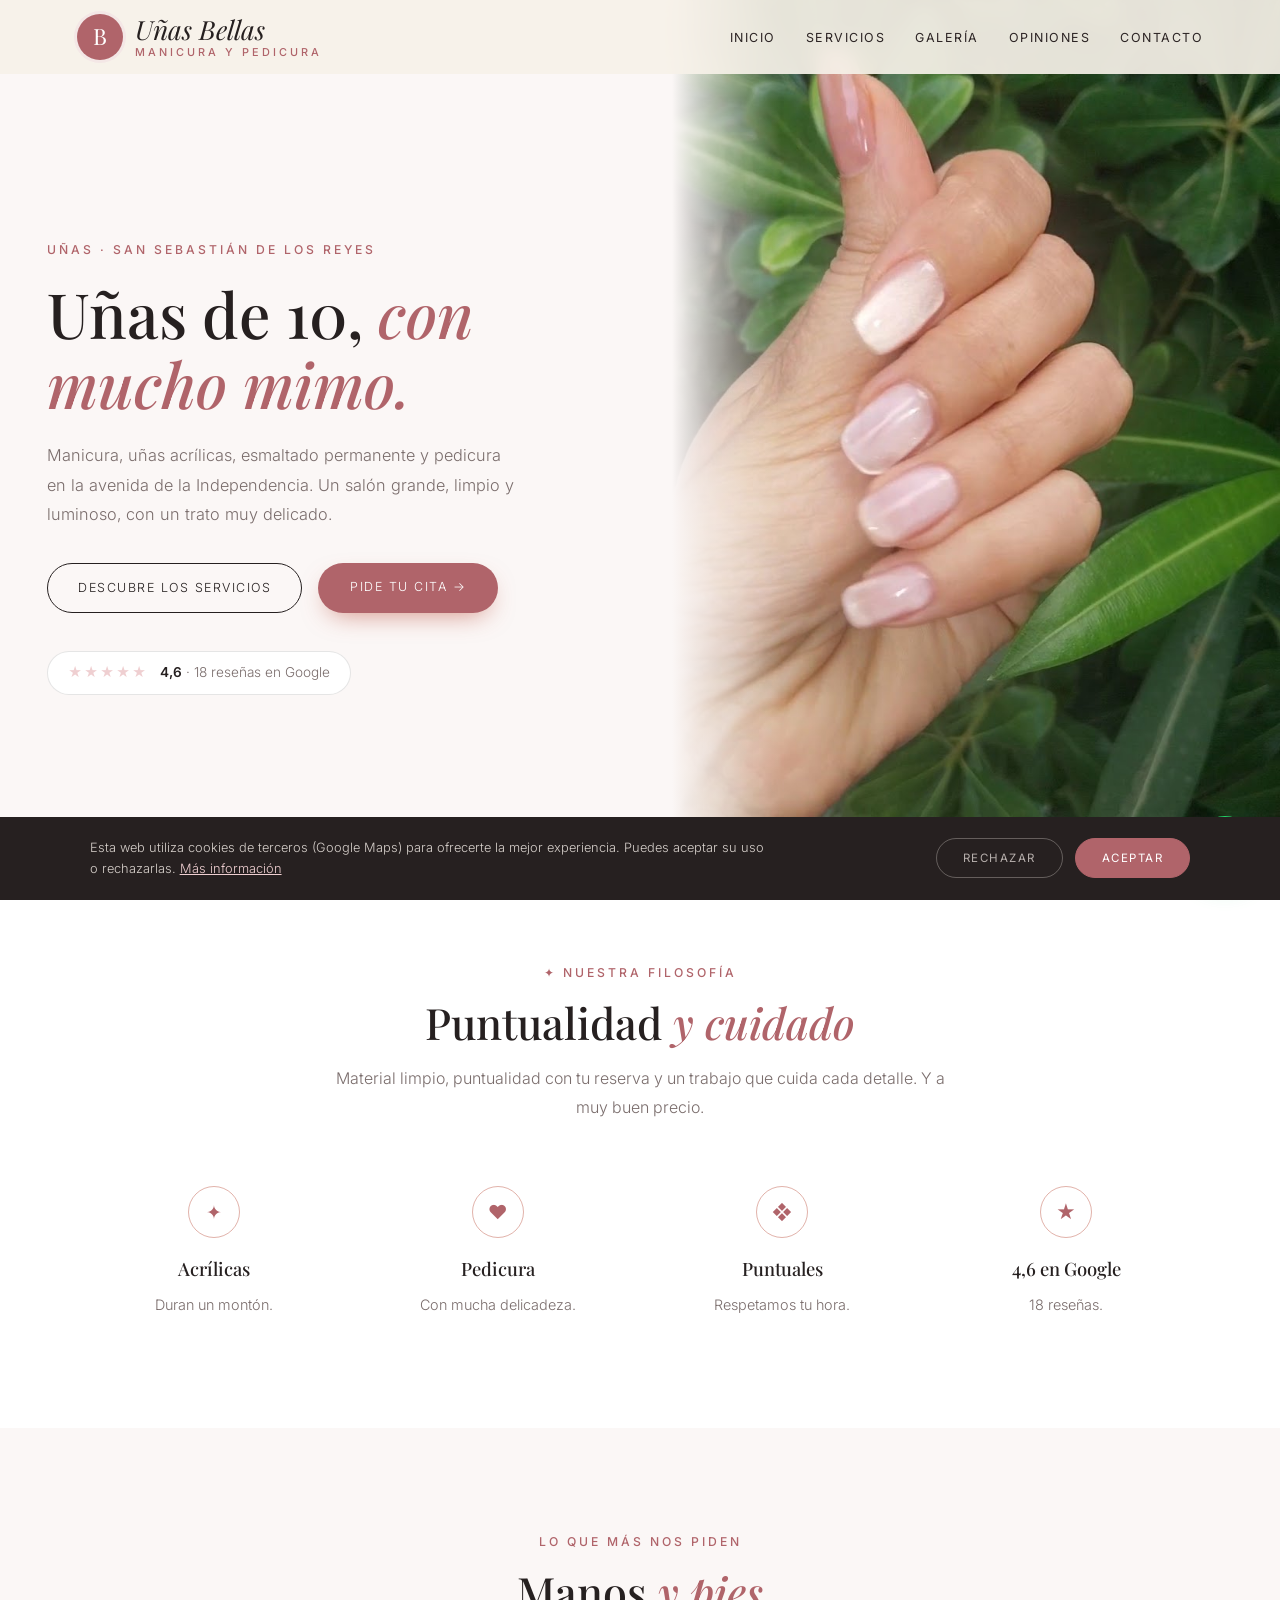
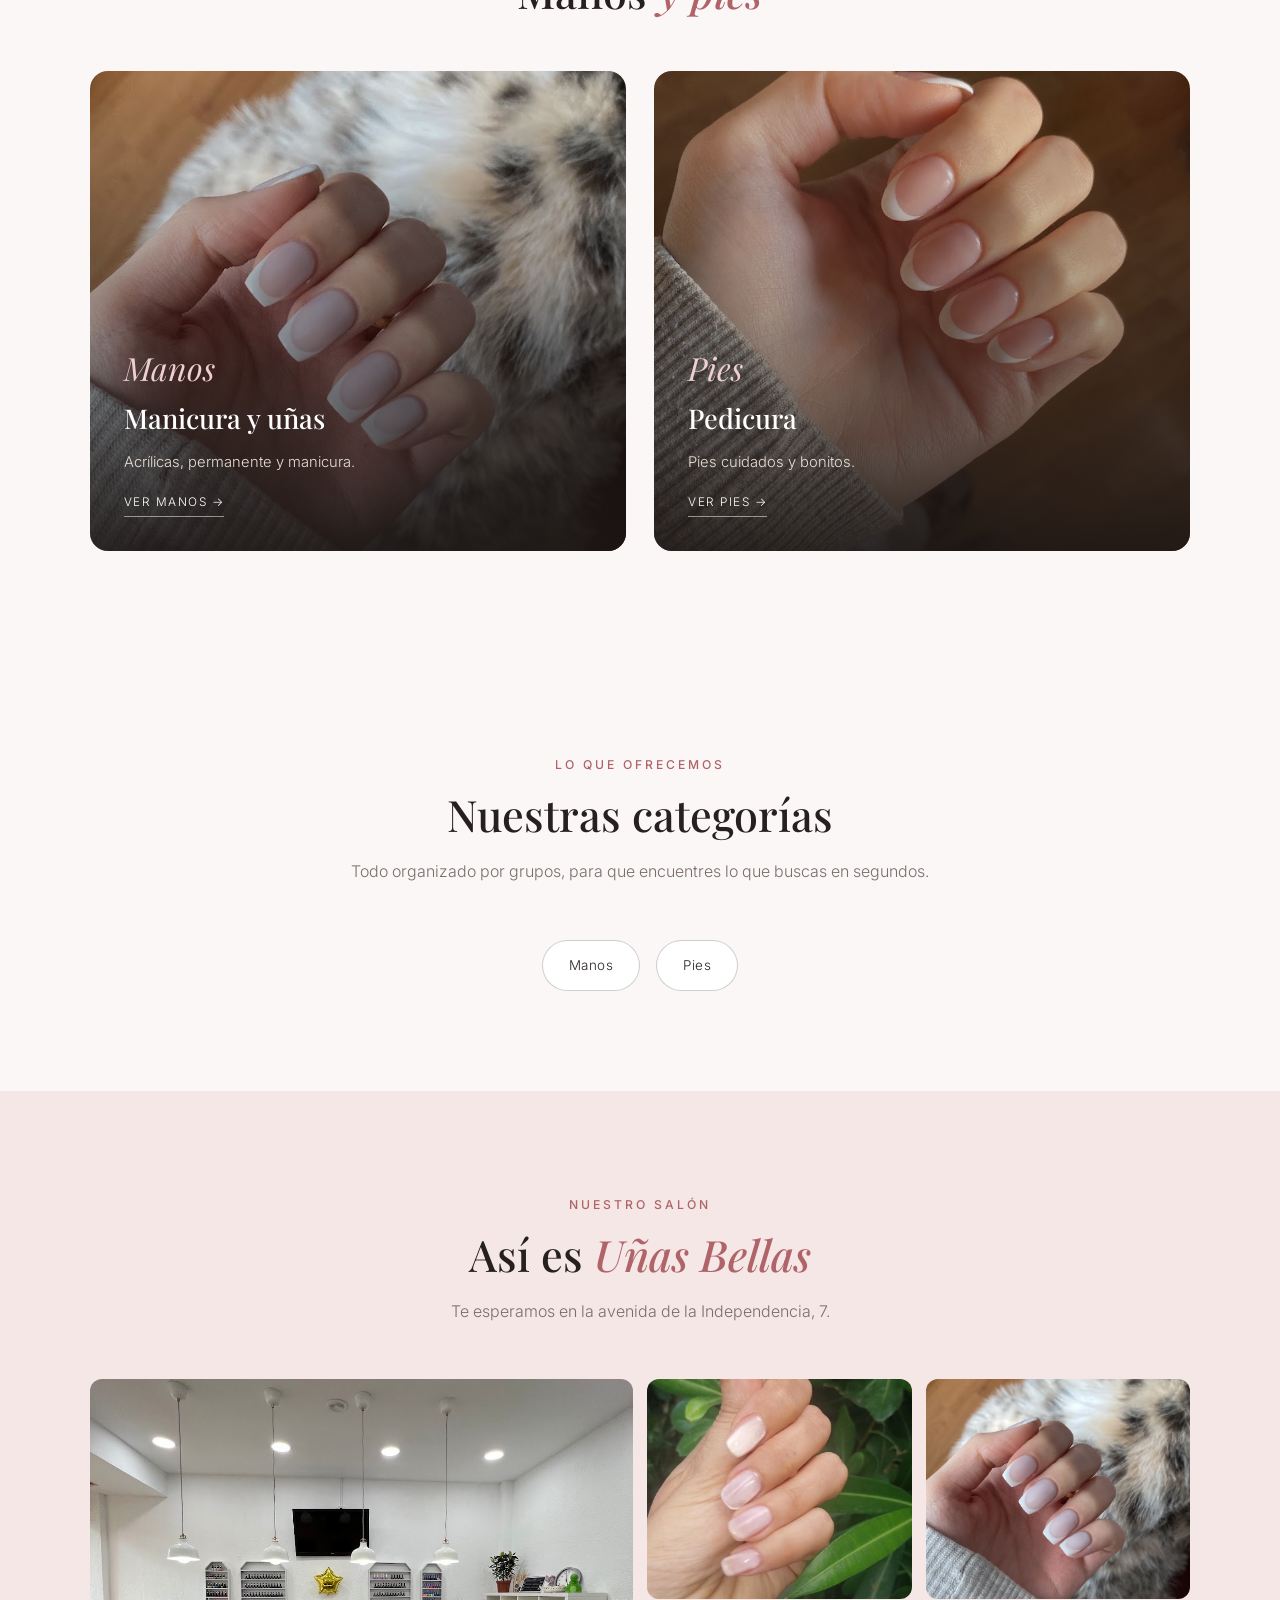
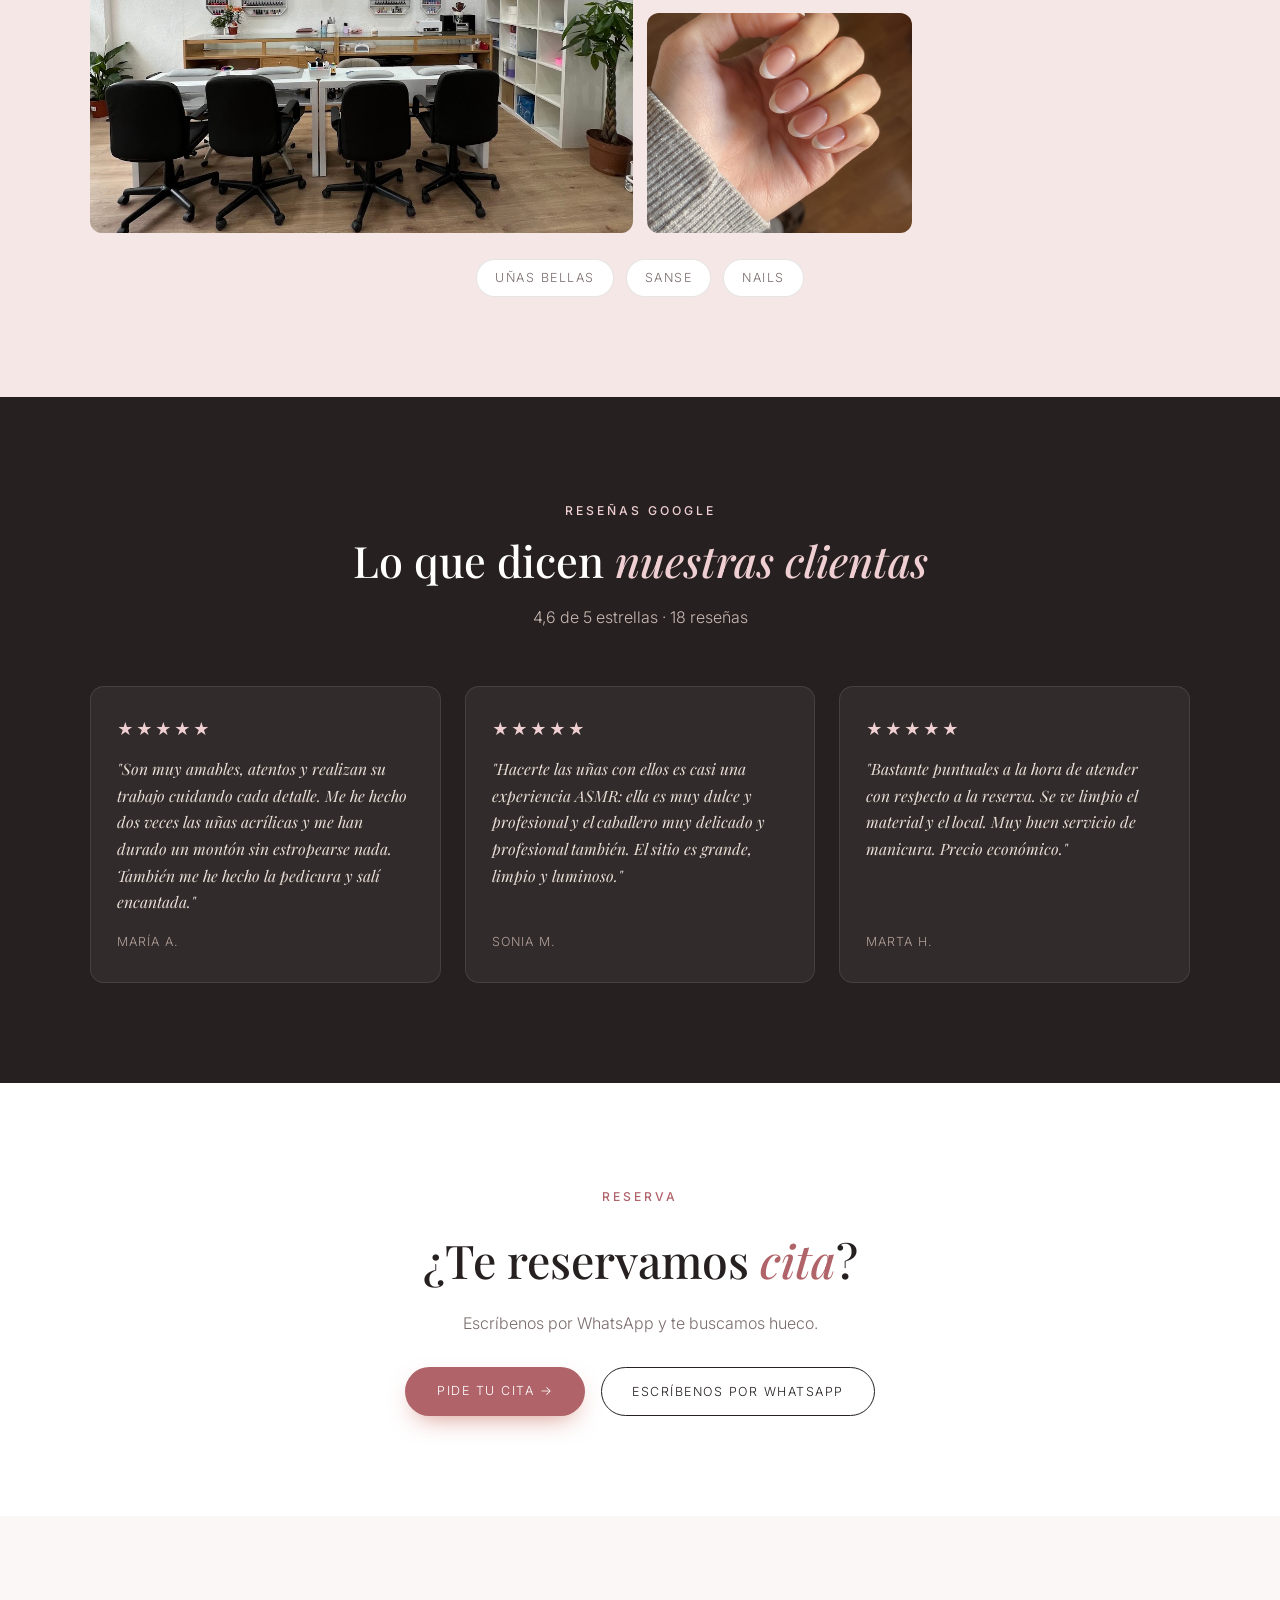
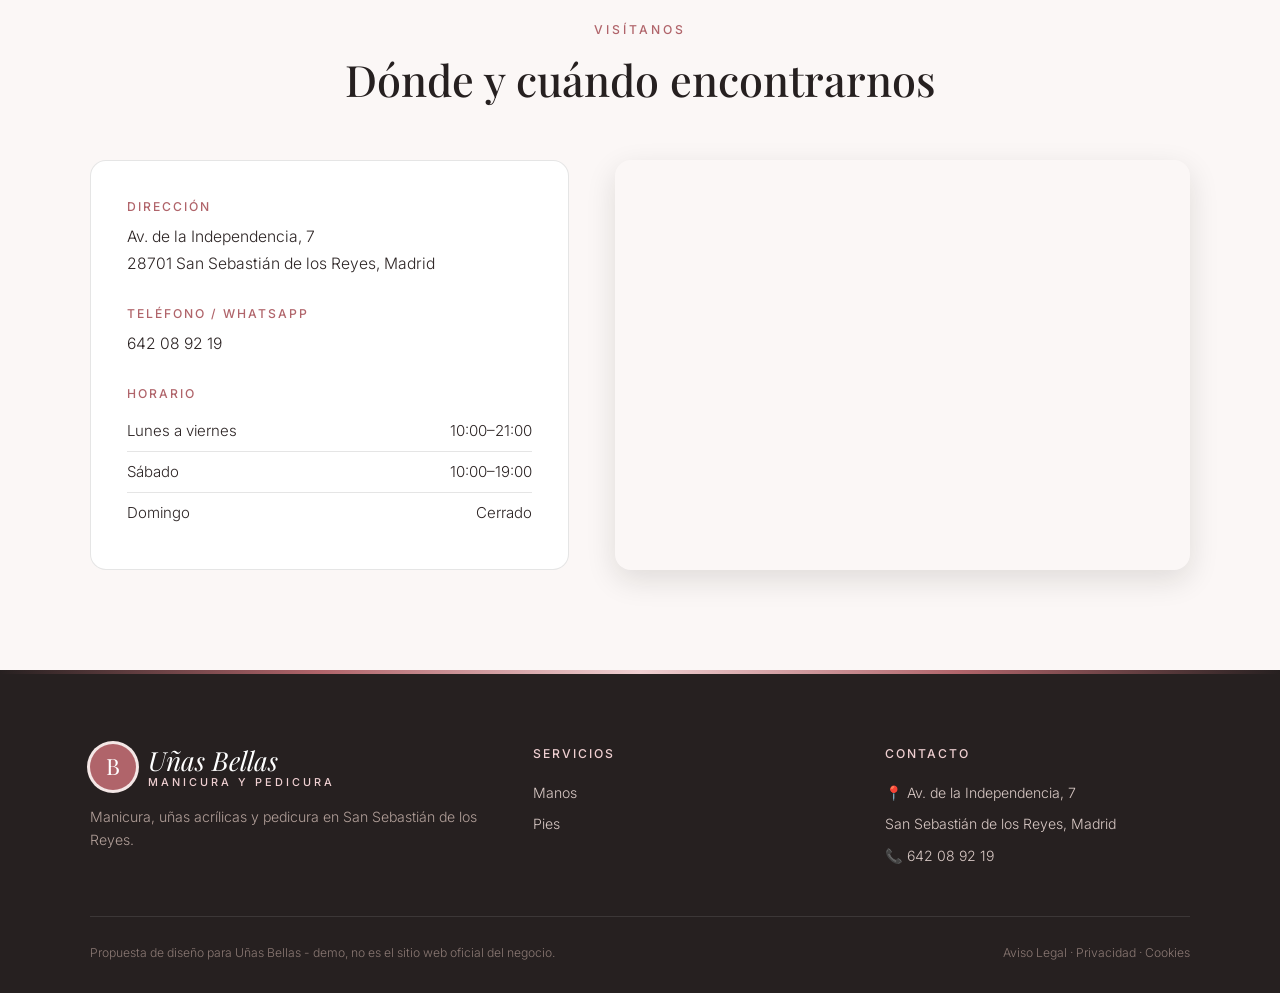
<file: index.html>
<!DOCTYPE html>
<html lang="es">
<head>
<meta charset="UTF-8">
<meta name="viewport" content="width=device-width, initial-scale=1.0">
<title>Uñas Bellas — Manicura, uñas acrílicas y pedicura en San Sebastián de los Reyes</title>
<meta name="description" content="Uñas Bellas, en Av. de la Independencia 7, San Sebastián de los Reyes. Manicura, uñas acrílicas, esmaltado permanente y pedicura. 4,6★ en Google.">
<meta name="theme-color" content="#262020">
<meta property="og:title" content="Uñas Bellas · San Sebastián de los Reyes">
<meta property="og:image" content="maps_03.jpg">

<link rel="preconnect" href="https://fonts.googleapis.com"><link rel="preconnect" href="https://fonts.gstatic.com" crossorigin><link href="https://fonts.googleapis.com/css2?family=Playfair+Display:wght@600&family=Inter:wght@300;400;500;600&display=swap" rel="stylesheet">
<link rel="stylesheet" href="styles.css">
</head>
<body>

<header id="header">
  <a href="index.html" class="logo" aria-label="Uñas Bellas, inicio"><span class="logo-mark">B</span><span class="logo-text"><span class="script">Uñas Bellas</span><small>manicura y pedicura</small></span></a>
  <nav id="nav" aria-label="Navegación principal"><ul><li><a href="index.html#inicio">Inicio</a></li><li><a href="servicios.html">Servicios</a></li><li><a href="index.html#galeria">Galería</a></li><li><a href="index.html#opiniones">Opiniones</a></li><li><a href="index.html#contacto">Contacto</a></li></ul></nav><button class="nav-toggle" id="navToggle" aria-label="Abrir menú">☰</button>
</header>

<section class="hero" id="inicio">
  <div class="hero-text">
    <span class="eyebrow">Uñas · San Sebastián de los Reyes</span>
    <h1>Uñas de 10, <em>con mucho mimo.</em></h1>
    <p>Manicura, uñas acrílicas, esmaltado permanente y pedicura en la avenida de la Independencia. Un salón grande, limpio y luminoso, con un trato muy delicado.</p>
    <div class="hero-ctas">
      <a href="servicios.html" class="btn-outline">Descubre los servicios</a>
      <a href="https://wa.me/34642089219?text=Hola%2C%20quiero%20pedir%20cita%20en%20U%C3%B1as%20Bellas" class="btn-solid" target="_blank" rel="noopener">Pide tu cita →</a>
    </div>
    <a class="hero-rating" href="https://www.google.com/maps/search/?api=1&query=U%C3%B1as+bellas,+Av.+de+la+Independencia+7,+San+Sebasti%C3%A1n+de+los+Reyes" target="_blank" rel="noopener"><span class="stars">★★★★★</span><span><strong>4,6</strong> · 18 reseñas en Google</span></a>
  </div>
  <div class="hero-img"><img src="maps_03.jpg" alt="Manicura en Uñas Bellas" style="object-position:center 50%;"></div>
</section>

<section class="trust">
  <div class="section-head">
    <span class="eyebrow">✦ Nuestra filosofía</span>
    <h2>Puntualidad <em>y cuidado</em></h2>
    <p>Material limpio, puntualidad con tu reserva y un trabajo que cuida cada detalle. Y a muy buen precio.</p>
  </div>
  <div class="trust-grid">
    <div class="trust-card"><span class="trust-ic">✦</span><h3>Acrílicas</h3><p>Duran un montón.</p></div>
    <div class="trust-card"><span class="trust-ic">♥</span><h3>Pedicura</h3><p>Con mucha delicadeza.</p></div>
    <div class="trust-card"><span class="trust-ic">❖</span><h3>Puntuales</h3><p>Respetamos tu hora.</p></div>
    <div class="trust-card"><span class="trust-ic">★</span><h3>4,6 en Google</h3><p>18 reseñas.</p></div>
  </div>
</section>

<section class="worlds">
  <div class="section-head">
    <span class="eyebrow">Lo que más nos piden</span>
    <h2>Manos <em>y pies</em></h2>
  </div>
  <div class="worlds-grid">
    <a href="servicios.html#manos" class="world-card"><img src="maps_04.jpg" alt="Manicura y uñas"><div class="world-text"><span class="script">Manos</span><h3>Manicura y uñas</h3><p>Acrílicas, permanente y manicura.</p><span class="world-link">Ver manos →</span></div></a>
    <a href="servicios.html#pies" class="world-card"><img src="maps_05.jpg" alt="Pedicura"><div class="world-text"><span class="script">Pies</span><h3>Pedicura</h3><p>Pies cuidados y bonitos.</p><span class="world-link">Ver pies →</span></div></a>
  </div>
</section>

<section>
  <div class="section-head">
    <span class="eyebrow">Lo que ofrecemos</span>
    <h2>Nuestras categorías</h2>
    <p>Todo organizado por grupos, para que encuentres lo que buscas en segundos.</p>
  </div>
  <div class="cat-pills">
    <a href="servicios.html#manos" class="cat-pill">Manos</a>
    <a href="servicios.html#pies" class="cat-pill">Pies</a>
  </div>
</section>

<section class="gallery-wrap" id="galeria">
  <div class="section-head">
    <span class="eyebrow">Nuestro salón</span>
    <h2>Así es <em>Uñas Bellas</em></h2>
    <p>Te esperamos en la avenida de la Independencia, 7.</p>
  </div>
  <div class="gallery">
    <figure class="big"><img src="maps_01.jpg" alt="Nuestro salón" loading="lazy"></figure>
    <figure><img src="maps_03.jpg" alt="Manicura natural" loading="lazy"></figure>
    <figure><img src="maps_04.jpg" alt="Uñas en tono nude" loading="lazy"></figure>
    <figure><img src="maps_05.jpg" alt="Manicura almendra" loading="lazy"></figure>
  </div>
  <div class="brands"><span>Uñas Bellas</span><span>Sanse</span><span>Nails</span></div>
</section>

<section class="reviews-wrap" id="opiniones">
  <div class="section-head">
    <span class="eyebrow">Reseñas Google</span>
    <h2>Lo que dicen <em>nuestras clientas</em></h2>
    <p>4,6 de 5 estrellas · 18 reseñas</p>
  </div>
  <div class="review-grid">
    <div class="review-card"><div class="stars">★★★★★</div><p>"Son muy amables, atentos y realizan su trabajo cuidando cada detalle. Me he hecho dos veces las uñas acrílicas y me han durado un montón sin estropearse nada. También me he hecho la pedicura y salí encantada."</p><cite>María A.</cite></div>
    <div class="review-card"><div class="stars">★★★★★</div><p>"Hacerte las uñas con ellos es casi una experiencia ASMR: ella es muy dulce y profesional y el caballero muy delicado y profesional también. El sitio es grande, limpio y luminoso."</p><cite>Sonia M.</cite></div>
    <div class="review-card"><div class="stars">★★★★★</div><p>"Bastante puntuales a la hora de atender con respecto a la reserva. Se ve limpio el material y el local. Muy buen servicio de manicura. Precio económico."</p><cite>Marta H.</cite></div>
  </div>
</section>

<section class="cta-section">
  <span class="eyebrow">Reserva</span>
  <h2>¿Te reservamos <em>cita</em>?</h2>
  <p>Escríbenos por WhatsApp y te buscamos hueco.</p>
  <div class="cta-row">
    <a href="https://wa.me/34642089219?text=Hola%2C%20quiero%20pedir%20cita%20en%20U%C3%B1as%20Bellas" class="btn-solid" target="_blank" rel="noopener">Pide tu cita →</a>
    <a href="https://wa.me/34642089219?text=Hola%2C%20quiero%20pedir%20cita%20en%20U%C3%B1as%20Bellas" class="btn-outline" target="_blank" rel="noopener">Escríbenos por WhatsApp</a>
  </div>
</section>

<section class="contact-section" id="contacto">
  <div class="section-head">
    <span class="eyebrow">Visítanos</span>
    <h2>Dónde y cuándo encontrarnos</h2>
  </div>
  <div class="contact-grid">
    <div class="contact-info">
      <div class="contact-block"><h3>Dirección</h3><p>Av. de la Independencia, 7<br>28701 San Sebastián de los Reyes, Madrid</p></div>
      <div class="contact-block"><h3>Teléfono / WhatsApp</h3><p><a href="tel:+34642089219">642 08 92 19</a></p></div>
      <div class="contact-block"><h3>Horario</h3><ul class="hours-list"><li><span>Lunes a viernes</span><span>10:00–21:00</span></li><li><span>Sábado</span><span>10:00–19:00</span></li><li><span>Domingo</span><span>Cerrado</span></li></ul></div>
      
    </div>
    <div class="contact-map">
      <iframe title="Mapa de Uñas Bellas" src="https://www.google.com/maps?q=U%C3%B1as+bellas,+Av.+de+la+Independencia+7,+San+Sebasti%C3%A1n+de+los+Reyes&output=embed" width="100%" height="100%" style="border:0;" allowfullscreen="" loading="lazy" referrerpolicy="no-referrer-when-downgrade"></iframe>
    </div>
  </div>
</section>

<footer>
  <div class="footer-grid">
    <div class="footer-brand">
      <a href="index.html" class="logo light"><span class="logo-mark">B</span><span class="logo-text"><span class="script">Uñas Bellas</span><small>manicura y pedicura</small></span></a>
      <p>Manicura, uñas acrílicas y pedicura en San Sebastián de los Reyes.</p>
    </div>
    <div><h4>Servicios</h4><ul><li><a href="servicios.html#manos">Manos</a></li><li><a href="servicios.html#pies">Pies</a></li></ul></div>
    <div><h4>Contacto</h4><ul><li>📍 Av. de la Independencia, 7</li><li>San Sebastián de los Reyes, Madrid</li><li>📞 <a href="tel:+34642089219">642 08 92 19</a></li></ul></div>
  </div>
  <div class="footer-bottom">
    <span>Propuesta de diseño para Uñas Bellas - demo, no es el sitio web oficial del negocio.</span>
    <span><a href="aviso-legal.html">Aviso Legal</a> &middot; <a href="politica-privacidad.html">Privacidad</a> &middot; <a href="politica-cookies.html">Cookies</a></span>
  </div>
</footer>

<div id="cookie-banner" class="cookie-banner"><p>Esta web utiliza cookies de terceros (Google Maps) para ofrecerte la mejor experiencia. Puedes aceptar su uso o rechazarlas. <a href="politica-cookies.html">Más información</a></p><div class="cookie-actions"><button onclick="setCookieChoice('rejected')" class="ck-reject">Rechazar</button><button onclick="setCookieChoice('accepted')" class="ck-accept">Aceptar</button></div></div>
<div class="social-fabs"><a class="wa-fab" href="https://wa.me/34642089219?text=Hola%2C%20quiero%20pedir%20cita%20en%20U%C3%B1as%20Bellas" target="_blank" rel="noopener" aria-label="Escribir por WhatsApp"><svg width="28" height="28" viewBox="0 0 24 24" fill="white"><path d="M17.5 14.4c-.3-.1-1.8-.9-2-1s-.5-.1-.7.1-.8 1-.9 1.2-.3.2-.6.1a8.2 8.2 0 0 1-2.4-1.5 9 9 0 0 1-1.7-2.1c-.2-.3 0-.5.1-.6l.4-.5.3-.5v-.5l-.9-2.2c-.2-.6-.5-.5-.7-.5h-.6a1.1 1.1 0 0 0-.8.4 3.4 3.4 0 0 0-1 2.5 5.9 5.9 0 0 0 1.2 3.1 13.5 13.5 0 0 0 5.2 4.6c2.6 1 2.6.7 3.1.6a2.6 2.6 0 0 0 1.7-1.2 2.1 2.1 0 0 0 .2-1.2c-.1-.1-.3-.2-.6-.3ZM12 21.8a9.8 9.8 0 0 1-5-1.4l-.4-.2-3.7 1 1-3.6-.2-.4A9.8 9.8 0 1 1 12 21.8Zm8.4-18.3A11.8 11.8 0 0 0 1.8 17.7L.2 23.8l6.3-1.6a11.8 11.8 0 0 0 5.6 1.4A11.8 11.8 0 0 0 20.4 3.5Z"/></svg></a></div>
<script src="main.js"></script>
</body>
</html>
</file>
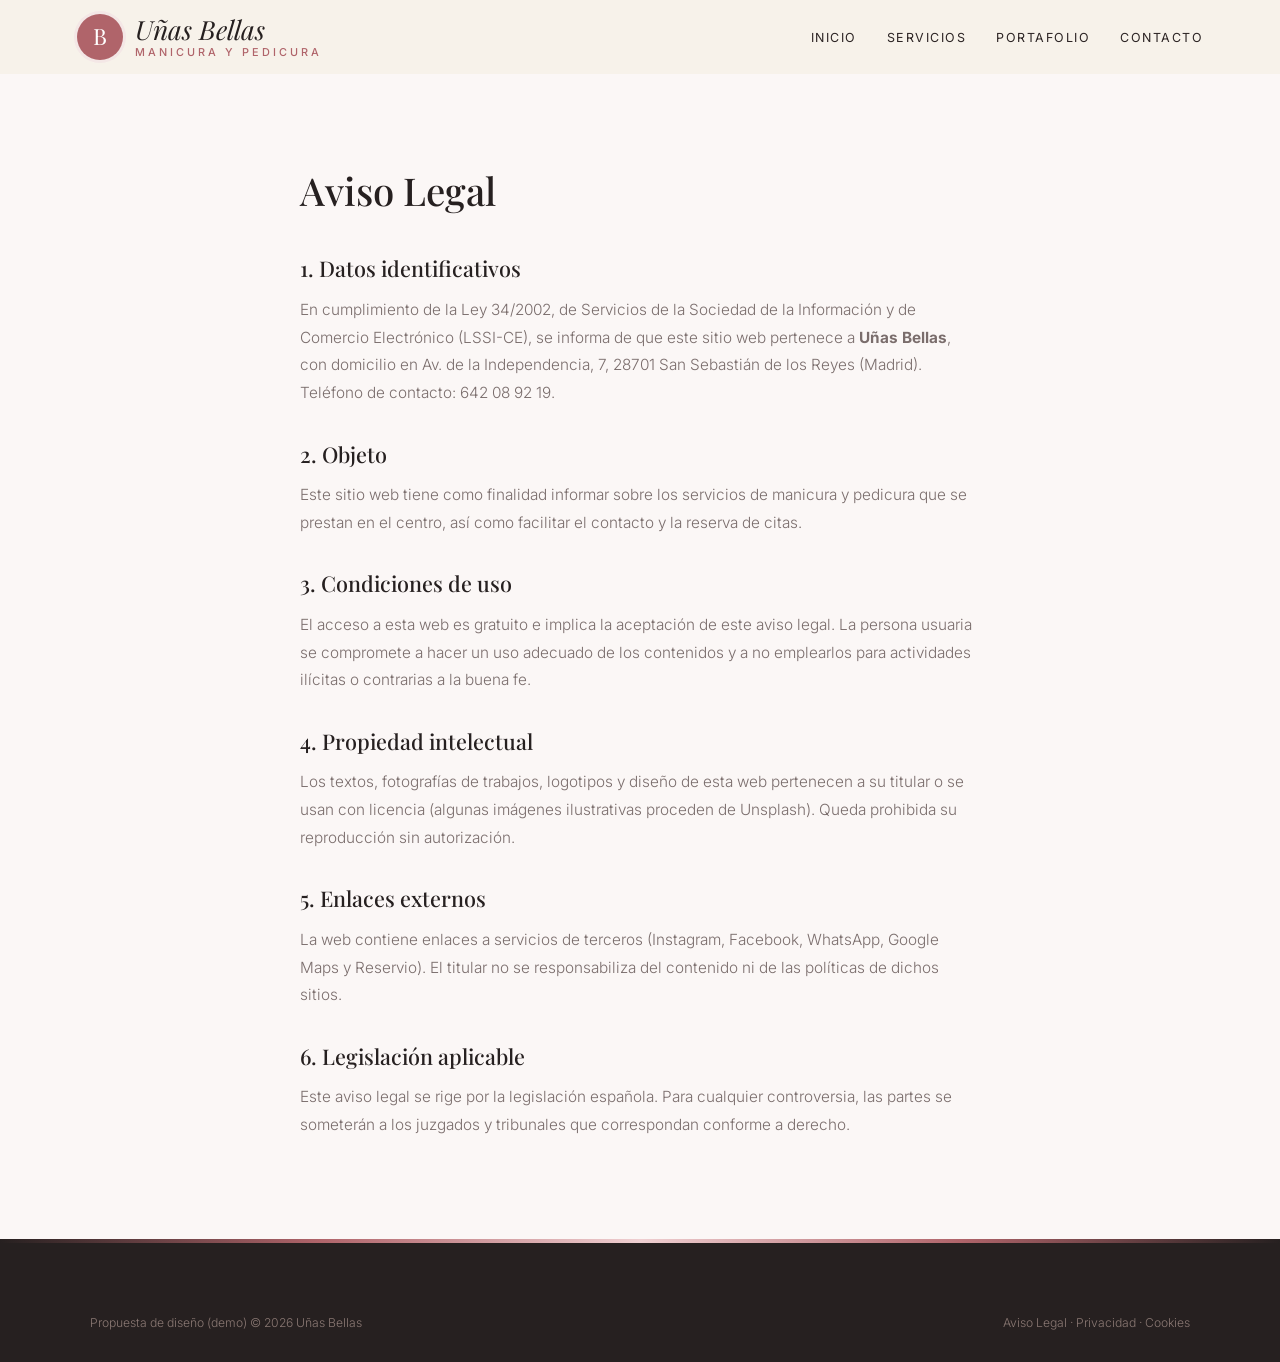
<file: aviso-legal.html>
<!DOCTYPE html>
<html lang="es">
<head>
<meta charset="UTF-8">
<meta name="viewport" content="width=device-width, initial-scale=1.0">
<title>Aviso Legal — Uñas Bellas</title>
<meta name="robots" content="noindex">

<link rel="preconnect" href="https://fonts.googleapis.com">
<link href="https://fonts.googleapis.com/css2?family=Playfair+Display:wght@600&family=Inter:wght@300;400;500;600&display=swap" rel="stylesheet">
<link rel="stylesheet" href="styles.css">
</head>
<body>
<header id="header" class="scrolled">
  <a href="index.html" class="logo" aria-label="Uñas Bellas, inicio">
    <span class="logo-mark">B</span>
    <span class="logo-text"><span class="script">Uñas Bellas</span><small>manicura y pedicura</small></span>
  </a>
  <nav id="nav" aria-label="Navegación principal">
    <ul>
      <li><a href="index.html#inicio">Inicio</a></li>
      <li><a href="servicios.html">Servicios</a></li>
      <li><a href="portafolio.html">Portafolio</a></li>
      <li><a href="index.html#contacto">Contacto</a></li>
    </ul>
  </nav>
  <button class="nav-toggle" id="navToggle" aria-label="Abrir menú">☰</button>
</header>
<main class="legal"><h1>Aviso Legal</h1>
<h2>1. Datos identificativos</h2>
<p>En cumplimiento de la Ley 34/2002, de Servicios de la Sociedad de la Información y de Comercio Electrónico (LSSI-CE), se informa de que este sitio web pertenece a <strong>Uñas Bellas</strong>, con domicilio en Av. de la Independencia, 7, 28701 San Sebastián de los Reyes (Madrid). Teléfono de contacto: 642 08 92 19.</p>
<h2>2. Objeto</h2>
<p>Este sitio web tiene como finalidad informar sobre los servicios de manicura y pedicura que se prestan en el centro, así como facilitar el contacto y la reserva de citas.</p>
<h2>3. Condiciones de uso</h2>
<p>El acceso a esta web es gratuito e implica la aceptación de este aviso legal. La persona usuaria se compromete a hacer un uso adecuado de los contenidos y a no emplearlos para actividades ilícitas o contrarias a la buena fe.</p>
<h2>4. Propiedad intelectual</h2>
<p>Los textos, fotografías de trabajos, logotipos y diseño de esta web pertenecen a su titular o se usan con licencia (algunas imágenes ilustrativas proceden de Unsplash). Queda prohibida su reproducción sin autorización.</p>
<h2>5. Enlaces externos</h2>
<p>La web contiene enlaces a servicios de terceros (Instagram, Facebook, WhatsApp, Google Maps y Reservio). El titular no se responsabiliza del contenido ni de las políticas de dichos sitios.</p>
<h2>6. Legislación aplicable</h2>
<p>Este aviso legal se rige por la legislación española. Para cualquier controversia, las partes se someterán a los juzgados y tribunales que correspondan conforme a derecho.</p></main>
<footer>
  <div class="footer-bottom" style="margin-top:0">
    <span>Propuesta de diseño (demo) © 2026 Uñas Bellas</span>
    <span><a href="aviso-legal.html">Aviso Legal</a> &middot; <a href="politica-privacidad.html">Privacidad</a> &middot; <a href="politica-cookies.html">Cookies</a></span>
  </div>
</footer>
<script src="main.js"></script>
</body>
</html>
</file>
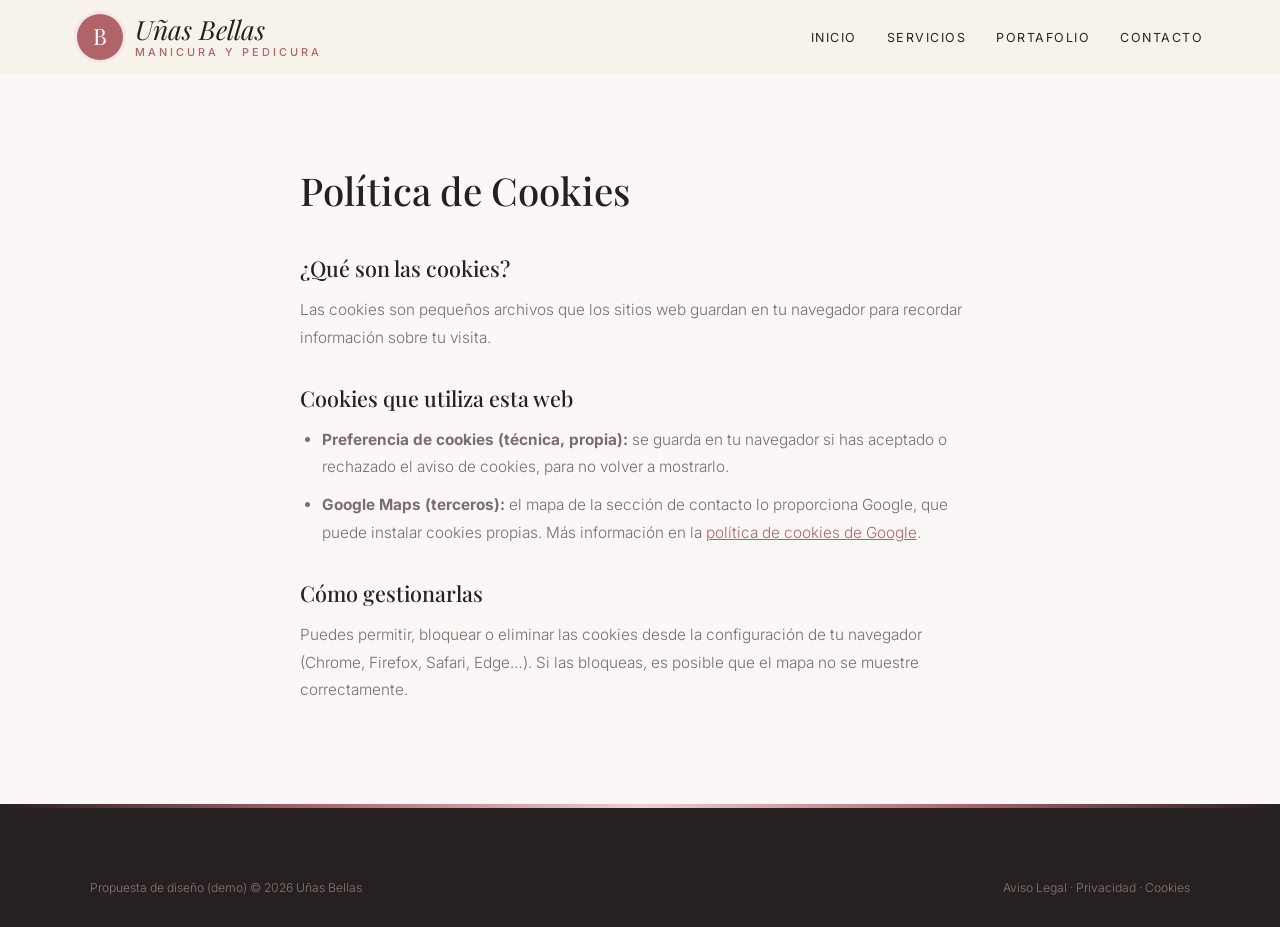
<file: politica-cookies.html>
<!DOCTYPE html>
<html lang="es">
<head>
<meta charset="UTF-8">
<meta name="viewport" content="width=device-width, initial-scale=1.0">
<title>Política de Cookies — Uñas Bellas</title>
<meta name="robots" content="noindex">

<link rel="preconnect" href="https://fonts.googleapis.com">
<link href="https://fonts.googleapis.com/css2?family=Playfair+Display:wght@600&family=Inter:wght@300;400;500;600&display=swap" rel="stylesheet">
<link rel="stylesheet" href="styles.css">
</head>
<body>
<header id="header" class="scrolled">
  <a href="index.html" class="logo" aria-label="Uñas Bellas, inicio">
    <span class="logo-mark">B</span>
    <span class="logo-text"><span class="script">Uñas Bellas</span><small>manicura y pedicura</small></span>
  </a>
  <nav id="nav" aria-label="Navegación principal">
    <ul>
      <li><a href="index.html#inicio">Inicio</a></li>
      <li><a href="servicios.html">Servicios</a></li>
      <li><a href="portafolio.html">Portafolio</a></li>
      <li><a href="index.html#contacto">Contacto</a></li>
    </ul>
  </nav>
  <button class="nav-toggle" id="navToggle" aria-label="Abrir menú">☰</button>
</header>
<main class="legal"><h1>Política de Cookies</h1>
<h2>¿Qué son las cookies?</h2>
<p>Las cookies son pequeños archivos que los sitios web guardan en tu navegador para recordar información sobre tu visita.</p>
<h2>Cookies que utiliza esta web</h2>
<ul>
<li><strong>Preferencia de cookies (técnica, propia):</strong> se guarda en tu navegador si has aceptado o rechazado el aviso de cookies, para no volver a mostrarlo.</li>
<li><strong>Google Maps (terceros):</strong> el mapa de la sección de contacto lo proporciona Google, que puede instalar cookies propias. Más información en la <a href="https://policies.google.com/technologies/cookies" target="_blank" rel="noopener">política de cookies de Google</a>.</li>
</ul>
<h2>Cómo gestionarlas</h2>
<p>Puedes permitir, bloquear o eliminar las cookies desde la configuración de tu navegador (Chrome, Firefox, Safari, Edge…). Si las bloqueas, es posible que el mapa no se muestre correctamente.</p></main>
<footer>
  <div class="footer-bottom" style="margin-top:0">
    <span>Propuesta de diseño (demo) © 2026 Uñas Bellas</span>
    <span><a href="aviso-legal.html">Aviso Legal</a> &middot; <a href="politica-privacidad.html">Privacidad</a> &middot; <a href="politica-cookies.html">Cookies</a></span>
  </div>
</footer>
<script src="main.js"></script>
</body>
</html>
</file>
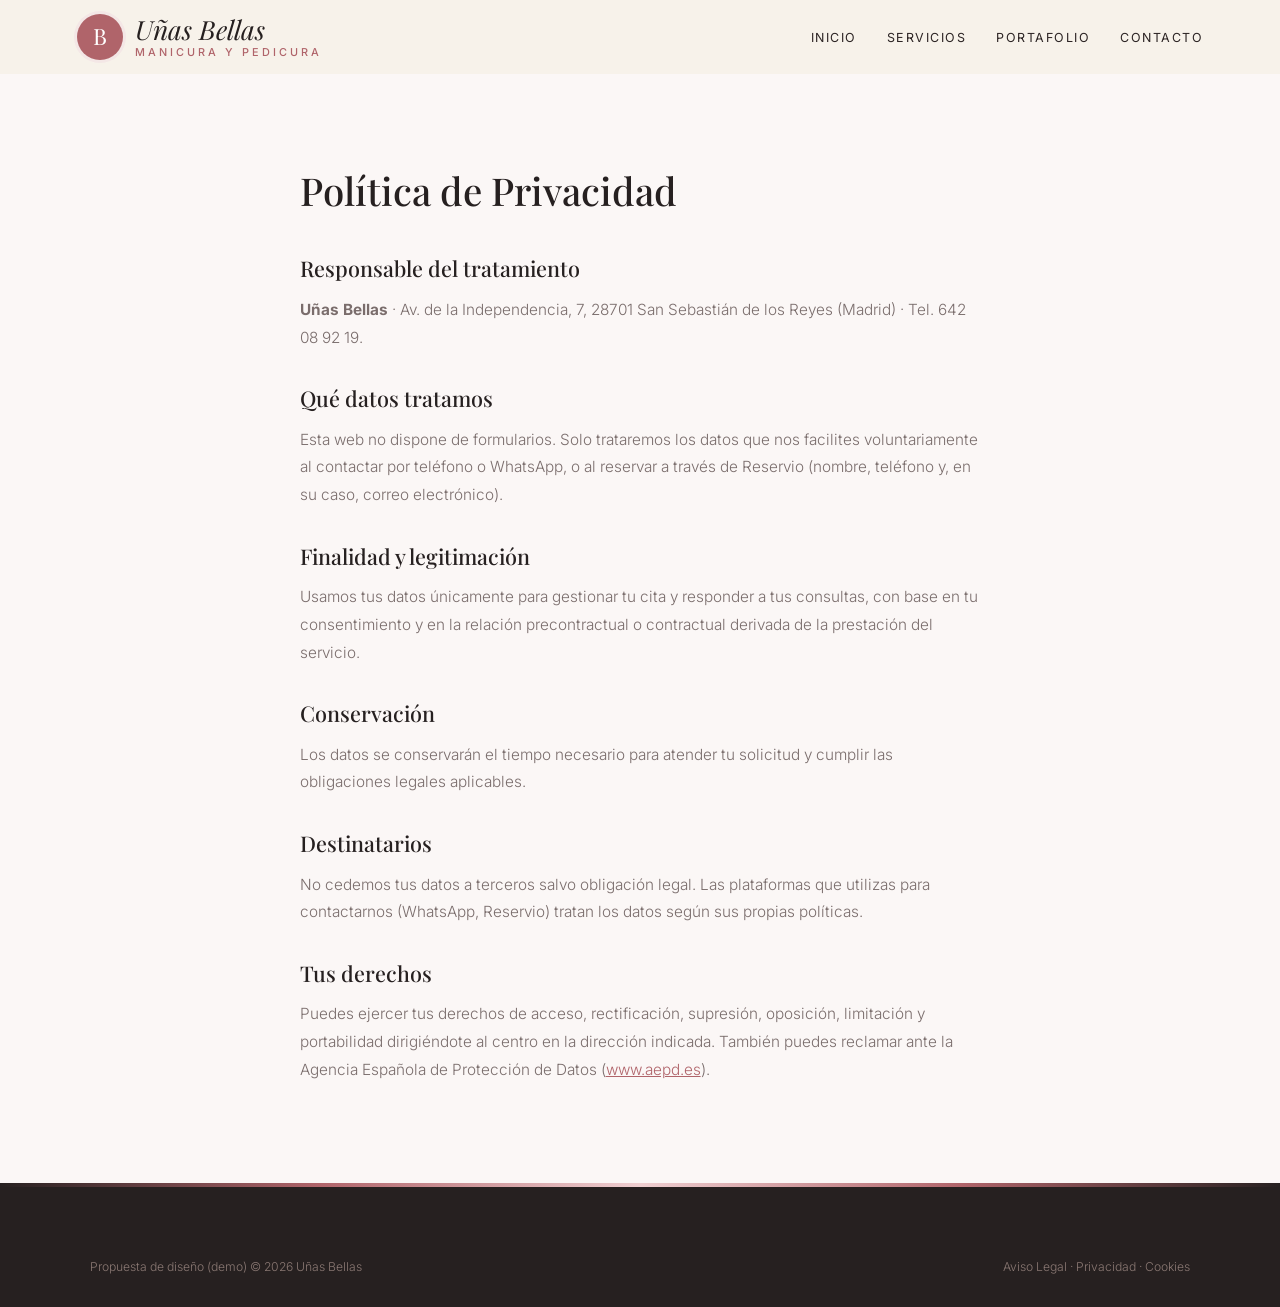
<file: politica-privacidad.html>
<!DOCTYPE html>
<html lang="es">
<head>
<meta charset="UTF-8">
<meta name="viewport" content="width=device-width, initial-scale=1.0">
<title>Política de Privacidad — Uñas Bellas</title>
<meta name="robots" content="noindex">

<link rel="preconnect" href="https://fonts.googleapis.com">
<link href="https://fonts.googleapis.com/css2?family=Playfair+Display:wght@600&family=Inter:wght@300;400;500;600&display=swap" rel="stylesheet">
<link rel="stylesheet" href="styles.css">
</head>
<body>
<header id="header" class="scrolled">
  <a href="index.html" class="logo" aria-label="Uñas Bellas, inicio">
    <span class="logo-mark">B</span>
    <span class="logo-text"><span class="script">Uñas Bellas</span><small>manicura y pedicura</small></span>
  </a>
  <nav id="nav" aria-label="Navegación principal">
    <ul>
      <li><a href="index.html#inicio">Inicio</a></li>
      <li><a href="servicios.html">Servicios</a></li>
      <li><a href="portafolio.html">Portafolio</a></li>
      <li><a href="index.html#contacto">Contacto</a></li>
    </ul>
  </nav>
  <button class="nav-toggle" id="navToggle" aria-label="Abrir menú">☰</button>
</header>
<main class="legal"><h1>Política de Privacidad</h1>
<h2>Responsable del tratamiento</h2>
<p><strong>Uñas Bellas</strong> · Av. de la Independencia, 7, 28701 San Sebastián de los Reyes (Madrid) · Tel. 642 08 92 19.</p>
<h2>Qué datos tratamos</h2>
<p>Esta web no dispone de formularios. Solo trataremos los datos que nos facilites voluntariamente al contactar por teléfono o WhatsApp, o al reservar a través de Reservio (nombre, teléfono y, en su caso, correo electrónico).</p>
<h2>Finalidad y legitimación</h2>
<p>Usamos tus datos únicamente para gestionar tu cita y responder a tus consultas, con base en tu consentimiento y en la relación precontractual o contractual derivada de la prestación del servicio.</p>
<h2>Conservación</h2>
<p>Los datos se conservarán el tiempo necesario para atender tu solicitud y cumplir las obligaciones legales aplicables.</p>
<h2>Destinatarios</h2>
<p>No cedemos tus datos a terceros salvo obligación legal. Las plataformas que utilizas para contactarnos (WhatsApp, Reservio) tratan los datos según sus propias políticas.</p>
<h2>Tus derechos</h2>
<p>Puedes ejercer tus derechos de acceso, rectificación, supresión, oposición, limitación y portabilidad dirigiéndote al centro en la dirección indicada. También puedes reclamar ante la Agencia Española de Protección de Datos (<a href="https://www.aepd.es" target="_blank" rel="noopener">www.aepd.es</a>).</p></main>
<footer>
  <div class="footer-bottom" style="margin-top:0">
    <span>Propuesta de diseño (demo) © 2026 Uñas Bellas</span>
    <span><a href="aviso-legal.html">Aviso Legal</a> &middot; <a href="politica-privacidad.html">Privacidad</a> &middot; <a href="politica-cookies.html">Cookies</a></span>
  </div>
</footer>
<script src="main.js"></script>
</body>
</html>
</file>
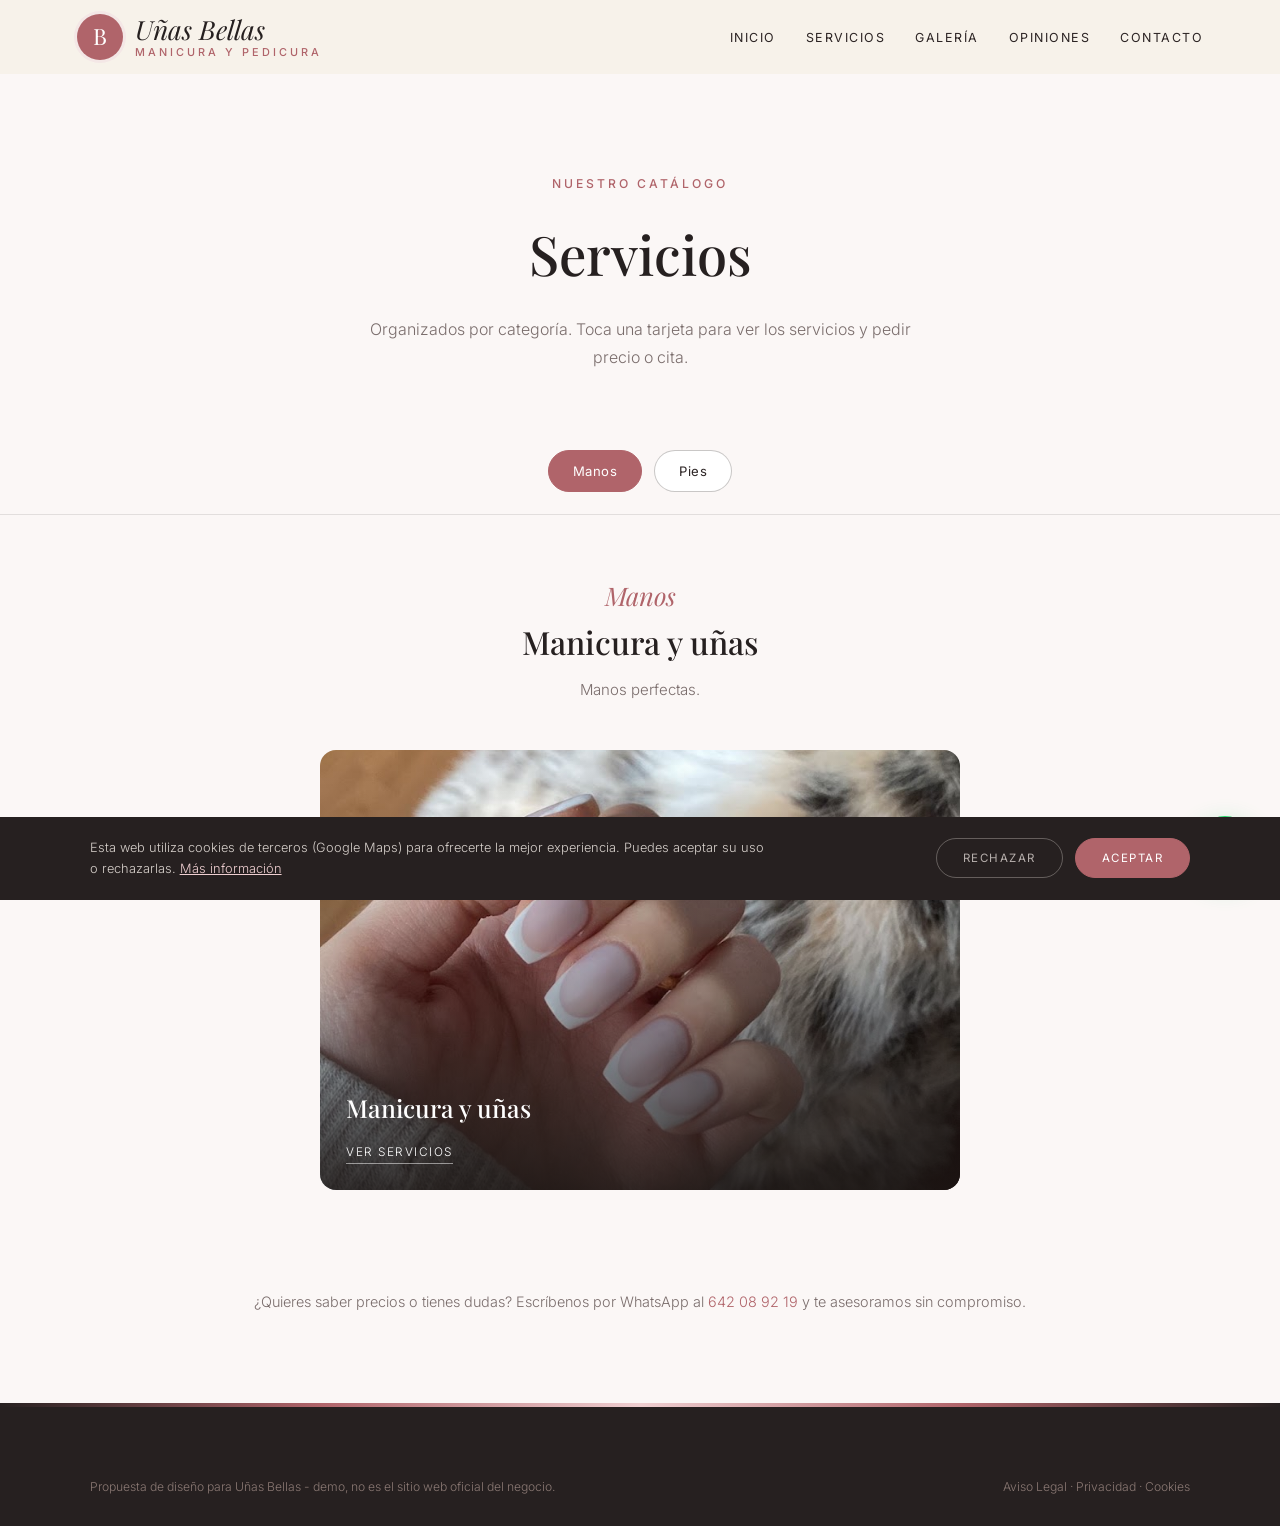
<file: servicios.html>
<!DOCTYPE html>
<html lang="es">
<head>
<meta charset="UTF-8">
<meta name="viewport" content="width=device-width, initial-scale=1.0">
<title>Servicios — Uñas Bellas · San Sebastián de los Reyes</title>
<meta name="description" content="Servicios de Uñas Bellas en San Sebastián de los Reyes.">

<link rel="preconnect" href="https://fonts.googleapis.com"><link rel="preconnect" href="https://fonts.gstatic.com" crossorigin><link href="https://fonts.googleapis.com/css2?family=Playfair+Display:wght@600&family=Inter:wght@300;400;500;600&display=swap" rel="stylesheet">
<link rel="stylesheet" href="styles.css">
</head>
<body>

<header id="header" class="scrolled">
  <a href="index.html" class="logo" aria-label="Uñas Bellas, inicio"><span class="logo-mark">B</span><span class="logo-text"><span class="script">Uñas Bellas</span><small>manicura y pedicura</small></span></a>
  <nav id="nav" aria-label="Navegación principal"><ul><li><a href="index.html#inicio">Inicio</a></li><li><a href="servicios.html">Servicios</a></li><li><a href="index.html#galeria">Galería</a></li><li><a href="index.html#opiniones">Opiniones</a></li><li><a href="index.html#contacto">Contacto</a></li></ul></nav><button class="nav-toggle" id="navToggle" aria-label="Abrir menú">☰</button>
</header>

<div class="page-hero">
  <span class="eyebrow">Nuestro catálogo</span>
  <h1>Servicios</h1>
  <p>Organizados por categoría. Toca una tarjeta para ver los servicios y pedir precio o cita.</p>
</div>

<div class="tabs">
  <button class="tab-btn active" data-tab="manos">Manos</button>
  <button class="tab-btn" data-tab="pies">Pies</button>
  
</div>

<div class="tab-panel active" id="manos">
  <div class="tab-intro"><span class="script">Manos</span><h2>Manicura y uñas</h2><p>Manos perfectas.</p></div>
  <div class="cat-grid single">
    <div class="cat-card" onclick="openModal('manos')"><img src="maps_04.jpg" alt="Manicura y uñas" loading="lazy"><div class="cat-card-text"><h3>Manicura y uñas</h3><span>Ver servicios</span></div></div>
  </div>
</div>

<div class="tab-panel" id="pies">
  <div class="tab-intro"><span class="script">Pies</span><h2>Pedicura</h2><p>Pies cuidados y bonitos.</p></div>
  <div class="cat-grid single">
    <div class="cat-card" onclick="openModal('pies')"><img src="maps_05.jpg" alt="Pedicura" loading="lazy"><div class="cat-card-text"><h3>Pedicura</h3><span>Ver servicios</span></div></div>
  </div>
</div>


<p class="services-note">¿Quieres saber precios o tienes dudas? Escríbenos por WhatsApp al <a href="https://wa.me/34642089219" target="_blank" rel="noopener" style="color:var(--red)">642 08 92 19</a> y te asesoramos sin compromiso.</p>

<div class="modal-overlay" id="modal-manos"><div class="modal">
  <button class="modal-close" onclick="closeModal('manos')" aria-label="Cerrar">×</button>
  <h3>Manicura y uñas</h3><p class="modal-sub">Manos</p>
  <div class="svc-row"><div><div class="svc-name">Manicura</div><span class="svc-desc">Manos cuidadas.</span></div><div class="svc-price">Consultar</div></div>
  <div class="svc-row"><div><div class="svc-name">Esmaltado permanente</div><span class="svc-desc">Color que dura.</span></div><div class="svc-price">Consultar</div></div>
  <div class="svc-row"><div><div class="svc-name">Uñas acrílicas</div><span class="svc-desc">Largo y forma a tu gusto.</span></div><div class="svc-price">Consultar</div></div>
  <a class="modal-cta alt" href="https://wa.me/34642089219?text=Hola%2C%20quiero%20informaci%C3%B3n%20sobre%20manicura%20y%20u%C3%B1as" target="_blank" rel="noopener">Pedir cita por WhatsApp</a>
</div></div>

<div class="modal-overlay" id="modal-pies"><div class="modal">
  <button class="modal-close" onclick="closeModal('pies')" aria-label="Cerrar">×</button>
  <h3>Pedicura</h3><p class="modal-sub">Pies</p>
  <div class="svc-row"><div><div class="svc-name">Pedicura</div><span class="svc-desc">Con mucha delicadeza.</span></div><div class="svc-price">Consultar</div></div>
  <div class="svc-row"><div><div class="svc-name">Pedicura con esmaltado</div><span class="svc-desc">Pies bonitos y cuidados.</span></div><div class="svc-price">Consultar</div></div>
  <a class="modal-cta alt" href="https://wa.me/34642089219?text=Hola%2C%20quiero%20informaci%C3%B3n%20sobre%20pedicura" target="_blank" rel="noopener">Pedir cita por WhatsApp</a>
</div></div>


<footer>
  <div class="footer-bottom" style="margin-top:0">
    <span>Propuesta de diseño para Uñas Bellas - demo, no es el sitio web oficial del negocio.</span>
    <span><a href="aviso-legal.html">Aviso Legal</a> &middot; <a href="politica-privacidad.html">Privacidad</a> &middot; <a href="politica-cookies.html">Cookies</a></span>
  </div>
</footer>

<div id="cookie-banner" class="cookie-banner"><p>Esta web utiliza cookies de terceros (Google Maps) para ofrecerte la mejor experiencia. Puedes aceptar su uso o rechazarlas. <a href="politica-cookies.html">Más información</a></p><div class="cookie-actions"><button onclick="setCookieChoice('rejected')" class="ck-reject">Rechazar</button><button onclick="setCookieChoice('accepted')" class="ck-accept">Aceptar</button></div></div>
<div class="social-fabs"><a class="wa-fab" href="https://wa.me/34642089219?text=Hola%2C%20quiero%20pedir%20cita%20en%20U%C3%B1as%20Bellas" target="_blank" rel="noopener" aria-label="Escribir por WhatsApp"><svg width="28" height="28" viewBox="0 0 24 24" fill="white"><path d="M17.5 14.4c-.3-.1-1.8-.9-2-1s-.5-.1-.7.1-.8 1-.9 1.2-.3.2-.6.1a8.2 8.2 0 0 1-2.4-1.5 9 9 0 0 1-1.7-2.1c-.2-.3 0-.5.1-.6l.4-.5.3-.5v-.5l-.9-2.2c-.2-.6-.5-.5-.7-.5h-.6a1.1 1.1 0 0 0-.8.4 3.4 3.4 0 0 0-1 2.5 5.9 5.9 0 0 0 1.2 3.1 13.5 13.5 0 0 0 5.2 4.6c2.6 1 2.6.7 3.1.6a2.6 2.6 0 0 0 1.7-1.2 2.1 2.1 0 0 0 .2-1.2c-.1-.1-.3-.2-.6-.3ZM12 21.8a9.8 9.8 0 0 1-5-1.4l-.4-.2-3.7 1 1-3.6-.2-.4A9.8 9.8 0 1 1 12 21.8Zm8.4-18.3A11.8 11.8 0 0 0 1.8 17.7L.2 23.8l6.3-1.6a11.8 11.8 0 0 0 5.6 1.4A11.8 11.8 0 0 0 20.4 3.5Z"/></svg></a></div>
<script src="main.js"></script>
</body>
</html>
</file>
<file: styles.css>
:root{
  --cream:#fbf7f6; --paper:#ffffff; --tint:#f4e7e6; --ink:#2c2424; --dark:#262020; --muted:#7a6d6c;
  --red:#b0646a; --red-dark:#8c4a50; --teal:#b0646a; --gold:#efcfd1; --line:rgba(0,0,0,.1);
  --brand-gradient:linear-gradient(90deg,#262020,#b0646a,#efcfd1,#b0646a,#262020);
}
*{margin:0;padding:0;box-sizing:border-box;}
html{scroll-behavior:smooth;}
body{font-family:'Inter',sans-serif;background:var(--cream);color:var(--ink);overflow-x:hidden;font-weight:300;line-height:1.6;}
a{text-decoration:none;color:inherit;}
h1,h2,h3{font-family:'Playfair Display',serif;font-weight:500;}
h1 em,h2 em{font-style:italic;color:var(--red);}
img{max-width:100%;display:block;}
.script{font-family:'Playfair Display',serif;font-style:italic;}

/* HEADER */
header{position:fixed;top:0;left:0;right:0;z-index:100;display:flex;justify-content:space-between;align-items:center;padding:14px 6%;background:rgba(247,241,233,.92);backdrop-filter:blur(10px);-webkit-backdrop-filter:blur(10px);transition:box-shadow .3s,padding .3s;}
header.scrolled{box-shadow:0 2px 24px rgba(28,22,20,.1);padding:8px 6%;}
.logo{display:flex;align-items:center;gap:12px;color:var(--dark);}
.logo-badge{width:58px;height:58px;border-radius:50%;object-fit:cover;box-shadow:0 0 0 2px var(--gold),0 6px 16px rgba(28,22,20,.15);transition:width .3s,height .3s;}
header.scrolled .logo-badge{width:46px;height:46px;}
.logo-text{display:flex;flex-direction:column;line-height:1;}
.logo-text .script{font-size:1.65rem;color:var(--dark);}
.logo-text small{font-size:.68rem;letter-spacing:3px;text-transform:uppercase;color:var(--red);margin-top:4px;font-weight:500;}
.logo.light .logo-text .script{color:#fff;}
.logo.light .logo-text small{color:var(--gold);}
nav ul{list-style:none;display:flex;gap:30px;}
nav a{font-size:.78rem;letter-spacing:1.5px;text-transform:uppercase;font-weight:400;position:relative;padding:4px 0;}
nav a::after{content:"";position:absolute;left:0;bottom:-2px;height:1px;width:100%;background:var(--red);transform:scaleX(0);transform-origin:right;transition:transform .3s;}
nav a:hover::after{transform:scaleX(1);transform-origin:left;}
.nav-toggle{display:none;font-size:1.6rem;background:none;border:none;color:var(--dark);cursor:pointer;}

/* BOTONES */
.btn-outline{display:inline-block;border:1px solid var(--dark);color:var(--dark);padding:14px 30px;font-size:.78rem;letter-spacing:1.5px;text-transform:uppercase;border-radius:40px;transition:all .25s;}
.btn-outline:hover{background:var(--dark);color:var(--cream);}
.btn-outline.light{border-color:rgba(255,255,255,.5);color:#fff;}
.btn-outline.light:hover{background:#fff;color:var(--dark);}
.btn-solid{display:inline-block;background:var(--red);color:#fff;padding:14px 32px;font-size:.78rem;letter-spacing:1.5px;text-transform:uppercase;border-radius:40px;transition:transform .25s,box-shadow .25s,background .25s;box-shadow:0 10px 26px -10px rgba(181,64,44,.6);}
.btn-solid:hover{transform:translateY(-2px);background:var(--red-dark);}

/* HERO */
.hero{min-height:95vh;display:grid;grid-template-columns:1.05fr .95fr;align-items:stretch;padding:0;}
.hero-text{display:flex;flex-direction:column;justify-content:center;padding:150px 7% 70px;}
.eyebrow{display:inline-block;color:var(--teal);text-transform:uppercase;letter-spacing:3px;font-size:.76rem;font-weight:500;}
.hero-text .eyebrow{margin-bottom:20px;}
.hero-text h1{font-size:clamp(2.4rem,5vw,3.9rem);line-height:1.12;margin-bottom:22px;color:var(--dark);}
.hero-text p{font-size:1.02rem;color:var(--muted);max-width:470px;line-height:1.8;margin-bottom:34px;}
.hero-ctas{display:flex;gap:16px;flex-wrap:wrap;}
.hero-rating{display:inline-flex;align-items:center;gap:12px;margin-top:38px;padding:10px 20px;border:1px solid var(--line);border-radius:40px;background:var(--paper);font-size:.85rem;color:var(--muted);align-self:flex-start;}
.hero-rating strong{color:var(--dark);font-weight:600;}
.stars{color:var(--gold);letter-spacing:2px;}
.hero-img{position:relative;overflow:hidden;}
.hero-img img{width:100%;height:100%;object-fit:cover;position:absolute;inset:0;}
.hero-img::after{content:"";position:absolute;inset:0;background:linear-gradient(90deg,var(--cream) 0%,rgba(247,241,233,0) 18%);}

/* SECCIONES */
section{padding:100px 7%;}
.section-head{text-align:center;max-width:640px;margin:0 auto 54px;}
.section-head h2{font-size:clamp(1.9rem,4vw,2.7rem);margin-top:12px;color:var(--dark);line-height:1.2;}
.section-head p{margin-top:16px;color:var(--muted);line-height:1.8;}

.trust{background:var(--paper);border-top:4px solid transparent;border-image:var(--brand-gradient) 1;}
.trust-grid{display:grid;grid-template-columns:repeat(auto-fit,minmax(230px,1fr));gap:36px;max-width:1150px;margin:0 auto;}
.trust-card{text-align:center;padding:10px;}
.trust-ic{display:inline-grid;place-items:center;width:52px;height:52px;border-radius:50%;border:1px solid rgba(181,64,44,.4);color:var(--red);font-size:1.2rem;margin-bottom:16px;}
.trust-card h3{font-size:1.15rem;color:var(--dark);margin-bottom:10px;}
.trust-card p{font-size:.9rem;color:var(--muted);line-height:1.7;}

/* DOS MUNDOS */
.worlds{background:var(--cream);}
.worlds-grid{display:grid;grid-template-columns:1fr 1fr;gap:28px;max-width:1150px;margin:0 auto;}
.world-card{position:relative;border-radius:18px;overflow:hidden;min-height:480px;display:flex;align-items:flex-end;color:#fff;}
.world-card img{position:absolute;inset:0;width:100%;height:100%;object-fit:cover;transition:transform .6s;}
.world-card:hover img{transform:scale(1.05);}
.world-card::after{content:"";position:absolute;inset:0;background:linear-gradient(to top,rgba(28,22,20,.92) 0%,rgba(28,22,20,.35) 55%,rgba(28,22,20,.05) 100%);}
.world-text{position:relative;z-index:2;padding:34px;}
.world-text .script{font-size:2rem;color:var(--gold);}
.world-text h3{font-size:1.7rem;margin:4px 0 10px;}
.world-text p{font-size:.92rem;color:#eadfd6;line-height:1.7;max-width:440px;}
.world-link{display:inline-block;margin-top:18px;font-size:.74rem;letter-spacing:1.5px;text-transform:uppercase;border-bottom:1px solid rgba(255,255,255,.5);padding-bottom:4px;}

/* PILLS */
.cat-pills{display:flex;flex-wrap:wrap;gap:16px;justify-content:center;max-width:1000px;margin:0 auto;}
.cat-pill{border:1px solid rgba(43,33,29,.22);padding:14px 26px;border-radius:30px;font-size:.84rem;letter-spacing:.5px;transition:all .2s;background:var(--paper);}
.cat-pill:hover{background:var(--red);color:#fff;border-color:var(--red);}

/* GALERIA */
.gallery-wrap{background:var(--tint);}
.gallery{max-width:1200px;margin:0 auto;display:grid;grid-template-columns:repeat(4,1fr);grid-auto-rows:220px;gap:14px;}
.gallery figure{overflow:hidden;border-radius:12px;margin:0;}
.gallery img{width:100%;height:100%;object-fit:cover;transition:transform .5s;}
.gallery figure:hover img{transform:scale(1.05);}
.gallery .big{grid-column:span 2;grid-row:span 2;}

/* RESEÑAS */
.reviews-wrap{background:var(--dark);color:#fff;position:relative;}
.reviews-wrap .section-head h2{color:#fff;}
.reviews-wrap .section-head h2 em{color:var(--gold);}
.reviews-wrap .section-head p{color:#c9b9b2;}
.reviews-wrap .eyebrow{color:var(--gold);}
.review-grid{display:grid;grid-template-columns:repeat(auto-fit,minmax(300px,1fr));gap:24px;max-width:1150px;margin:0 auto;}
.review-card{background:rgba(255,255,255,.05);border:1px solid rgba(255,255,255,.1);padding:30px 26px;border-radius:14px;display:flex;flex-direction:column;}
.review-card .stars{margin-bottom:14px;}
.review-card p{font-family:'Playfair Display',serif;font-size:.98rem;color:#eadfd6;line-height:1.7;font-style:italic;margin-bottom:16px;flex:1;}
.review-card cite{font-size:.78rem;color:#b3a099;font-style:normal;text-transform:uppercase;letter-spacing:1px;}

/* CTA */
.cta-section{text-align:center;background:var(--paper);}
.cta-section h2{font-size:clamp(2rem,4vw,2.9rem);color:var(--dark);margin:14px 0 14px;}
.cta-section p{color:var(--muted);margin-bottom:30px;}
.cta-row{display:flex;gap:16px;justify-content:center;flex-wrap:wrap;}

/* CONTACTO */
.contact-section{background:var(--cream);}
.contact-grid{display:grid;grid-template-columns:1fr 1.2fr;gap:46px;max-width:1150px;margin:0 auto;align-items:stretch;}
.contact-info{display:flex;flex-direction:column;gap:26px;background:var(--paper);border:1px solid var(--line);border-radius:16px;padding:36px;}
.contact-block h3{font-family:'Inter',sans-serif;font-size:.76rem;text-transform:uppercase;letter-spacing:2px;color:var(--red);font-weight:500;margin-bottom:8px;}
.contact-block p{font-size:.98rem;color:var(--ink);line-height:1.7;}
.contact-block a:hover{color:var(--red);}
.hours-list{list-style:none;}
.hours-list li{display:flex;justify-content:space-between;gap:20px;padding:8px 0;border-bottom:1px solid var(--line);font-size:.94rem;}
.hours-list li:last-child{border-bottom:none;}
.contact-map{border-radius:16px;overflow:hidden;min-height:380px;box-shadow:0 10px 30px rgba(28,22,20,.12);}
.contact-map iframe{display:block;min-height:380px;}

/* FOOTER */
footer{background:var(--dark);color:#d9c9c5;padding:70px 7% 30px;border-top:4px solid transparent;border-image:var(--brand-gradient) 1;}
.footer-grid{display:grid;grid-template-columns:1.3fr 1fr 1fr;gap:46px;max-width:1200px;margin:0 auto;padding-bottom:40px;border-bottom:1px solid rgba(255,255,255,.1);}
.footer-brand p{font-size:.88rem;color:#b3a09a;margin-top:16px;}
footer h4{font-size:.76rem;text-transform:uppercase;letter-spacing:2px;color:var(--gold);margin-bottom:18px;font-weight:500;}
footer ul{list-style:none;}
footer li{margin-bottom:9px;font-size:.88rem;color:#d9c9c5;}
footer a:hover{color:var(--gold);}
.footer-bottom{max-width:1200px;margin:26px auto 0;display:flex;justify-content:space-between;flex-wrap:wrap;gap:10px;font-size:.76rem;color:#8a7873;}
.footer-bottom a{color:#8a7873;}

/* FABS */
.social-fabs{position:fixed;bottom:26px;right:26px;z-index:200;display:flex;flex-direction:column;gap:14px;align-items:center;}
.social-fabs a{width:52px;height:52px;border-radius:50%;display:flex;align-items:center;justify-content:center;box-shadow:0 10px 24px rgba(0,0,0,.2);transition:transform .2s;}
.social-fabs a:hover{transform:scale(1.08);}
.wa-fab{width:58px !important;height:58px !important;background:#25D366;box-shadow:0 10px 26px rgba(37,211,102,.45) !important;}
.ig-fab{background:radial-gradient(circle at 30% 110%,#fdf497 0%,#fdf497 5%,#fd5949 45%,#d6249f 60%,#285AEB 90%);}
.fb-fab{background:#1877F2;}

/* COOKIES */
.cookie-banner{display:none;position:fixed;bottom:0;left:0;right:0;z-index:300;background:var(--dark);padding:20px 7%;flex-wrap:wrap;align-items:center;justify-content:space-between;gap:16px;}
.cookie-banner p{font-size:.8rem;color:rgba(245,237,232,.85);line-height:1.7;max-width:680px;}
.cookie-banner p a{color:var(--gold);text-decoration:underline;}
.cookie-actions{display:flex;gap:12px;flex-shrink:0;}
.cookie-actions button{font-family:'Inter',sans-serif;font-size:.72rem;letter-spacing:1.5px;text-transform:uppercase;padding:12px 26px;cursor:pointer;border-radius:30px;}
.ck-reject{background:transparent;color:rgba(245,237,232,.7);border:1px solid rgba(245,237,232,.3);}
.ck-accept{background:var(--red);color:#fff;border:1px solid var(--red);}

/* PÁGINAS INTERIORES */
.page-hero{padding:170px 7% 60px;text-align:center;background:var(--cream);}
.page-hero h1{font-size:clamp(2.3rem,5vw,3.4rem);margin-top:14px;color:var(--dark);}
.page-hero p{color:var(--muted);max-width:580px;margin:18px auto 0;line-height:1.8;}
.tabs{position:sticky;top:74px;z-index:50;background:var(--cream);padding:18px 7% 22px;display:flex;gap:12px;justify-content:center;flex-wrap:wrap;border-bottom:1px solid var(--line);}
.tab-btn{border:1px solid rgba(43,33,29,.25);background:var(--paper);padding:12px 24px;border-radius:30px;font-family:'Inter',sans-serif;font-size:.82rem;letter-spacing:.5px;color:var(--ink);cursor:pointer;transition:all .2s;}
.tab-btn.active,.tab-btn:hover{background:var(--red);color:#fff;border-color:var(--red);}
.tab-panel{display:none;padding:60px 7% 100px;max-width:1200px;margin:0 auto;}
.tab-panel.active{display:block;animation:fadeIn .5s;}
@keyframes fadeIn{from{opacity:0;transform:translateY(12px)}to{opacity:1;transform:none}}
.tab-intro{text-align:center;max-width:600px;margin:0 auto 46px;}
.tab-intro .script{font-size:1.6rem;color:var(--red);}
.tab-intro h2{font-size:2rem;color:var(--dark);}
.tab-intro p{color:var(--muted);margin-top:10px;line-height:1.75;font-size:.94rem;}

.cat-grid{display:grid;grid-template-columns:repeat(auto-fit,minmax(280px,1fr));gap:28px;}
.cat-grid.single{grid-template-columns:1fr;max-width:640px;margin:0 auto;}
.cat-grid.single .cat-card{height:440px;}
.cat-card{position:relative;border-radius:16px;overflow:hidden;height:360px;cursor:pointer;background:var(--tint);}
.cat-card img{width:100%;height:100%;object-fit:cover;transition:transform .5s;}
.cat-card:hover img{transform:scale(1.06);}
.cat-card::after{content:'';position:absolute;inset:0;background:linear-gradient(to top,rgba(28,22,20,.88) 0%,rgba(28,22,20,.15) 55%,transparent 100%);}
.cat-card-text{position:absolute;bottom:0;left:0;right:0;padding:26px;z-index:2;}
.cat-card-text h3{color:#fff;font-size:1.55rem;margin-bottom:10px;}
.cat-card-text span{color:#fff;font-size:.74rem;text-transform:uppercase;letter-spacing:1.5px;border-bottom:1px solid rgba(255,255,255,.5);padding-bottom:4px;}

.modal-overlay{display:none;position:fixed;inset:0;background:rgba(28,22,20,.78);z-index:300;align-items:center;justify-content:center;padding:20px;}
.modal-overlay.open{display:flex;}
.modal{background:var(--paper);max-width:560px;width:100%;max-height:85vh;overflow-y:auto;border-radius:16px;padding:40px;position:relative;}
.modal-close{position:absolute;top:16px;right:20px;background:none;border:none;font-size:1.7rem;color:var(--ink);cursor:pointer;}
.modal h3{font-size:1.8rem;color:var(--dark);margin-bottom:6px;}
.modal .modal-sub{color:var(--muted);font-size:.86rem;margin-bottom:22px;}
.svc-row{display:flex;justify-content:space-between;align-items:center;padding:16px 0;border-bottom:1px solid var(--line);gap:16px;}
.svc-row:last-of-type{border-bottom:none;}
.svc-name{font-size:.98rem;color:var(--ink);font-weight:400;}
.svc-desc{font-size:.8rem;color:var(--muted);display:block;margin-top:3px;line-height:1.5;}
.svc-price{font-size:.72rem;color:var(--red);text-transform:uppercase;letter-spacing:1px;white-space:nowrap;font-weight:500;}
.modal-cta{display:block;text-align:center;background:var(--red);color:#fff;padding:14px;border-radius:30px;margin-top:26px;font-size:.8rem;text-transform:uppercase;letter-spacing:1.5px;}
.modal-cta.alt{background:#25D366;margin-top:10px;}
.services-note{text-align:center;color:var(--muted);font-size:.9rem;padding:0 7% 90px;}

.portfolio-grid{display:grid;grid-template-columns:repeat(auto-fill,minmax(260px,1fr));gap:18px;}
.portfolio-grid figure{border-radius:14px;overflow:hidden;aspect-ratio:4/5;cursor:zoom-in;background:var(--tint);}
.portfolio-grid img{width:100%;height:100%;object-fit:cover;transition:transform .5s;}
.portfolio-grid figure:hover img{transform:scale(1.05);}
.lightbox{display:none;position:fixed;inset:0;z-index:400;background:rgba(15,12,10,.94);align-items:center;justify-content:center;padding:30px;cursor:zoom-out;}
.lightbox.open{display:flex;}
.lightbox img{max-width:100%;max-height:90vh;border-radius:10px;}

.legal{max-width:860px;margin:0 auto;padding:160px 7% 90px;}
.legal h1{font-size:2.4rem;color:var(--dark);margin-bottom:26px;}
.legal h2{font-size:1.35rem;color:var(--dark);margin:30px 0 10px;}
.legal p,.legal li{color:var(--muted);line-height:1.8;margin-bottom:10px;font-size:.96rem;}
.legal ul{padding-left:22px;}
.legal a{color:var(--red);text-decoration:underline;}

@media(max-width:900px){
  .hero{grid-template-columns:1fr;}
  .hero-img{height:340px;order:-1;margin-top:82px;}
  .hero-img::after{background:linear-gradient(0deg,var(--cream) 0%,rgba(247,241,233,0) 25%);}
  .hero-text{padding:30px 6% 60px;}
  .worlds-grid{grid-template-columns:1fr;}
  .world-card{min-height:420px;}
  .gallery{grid-template-columns:repeat(2,1fr);grid-auto-rows:170px;}
  .gallery .big{grid-column:span 2;grid-row:span 2;}
  .footer-grid{grid-template-columns:1fr;gap:30px;}
  .contact-grid{grid-template-columns:1fr;}
  .contact-map,.contact-map iframe{min-height:300px;}
  nav{position:fixed;top:0;right:0;height:100vh;width:78%;max-width:300px;background:var(--cream);padding:110px 40px;transform:translateX(100%);transition:transform .4s;box-shadow:-10px 0 40px rgba(0,0,0,.12);}
  nav.open{transform:translateX(0);}
  nav ul{flex-direction:column;gap:26px;}
  .nav-toggle{display:block;position:relative;z-index:110;}
  section{padding:70px 6%;}
  .tabs{top:66px;overflow-x:auto;justify-content:flex-start;flex-wrap:nowrap;}
  .tab-btn{flex-shrink:0;}
  .page-hero{padding:140px 6% 40px;}
  .modal{padding:34px 24px;}
}
@media(max-width:520px){
  .logo-text .script{font-size:1.35rem;}
  .logo-badge{width:48px;height:48px;}
  .social-fabs{right:16px;bottom:16px;}
  .social-fabs a{width:46px;height:46px;}
}

.logo-mark{width:46px;height:46px;border-radius:50%;background:var(--red);color:#fff;display:grid;place-items:center;font-family:'Playfair Display',serif;font-size:1.4rem;box-shadow:0 0 0 3px var(--tint);}
.brands{display:flex;flex-wrap:wrap;gap:12px;justify-content:center;margin-top:26px;}
.brands span{border:1px solid var(--line);border-radius:30px;padding:8px 18px;font-size:.78rem;letter-spacing:1.5px;text-transform:uppercase;color:var(--muted);background:var(--paper);}
</file>
